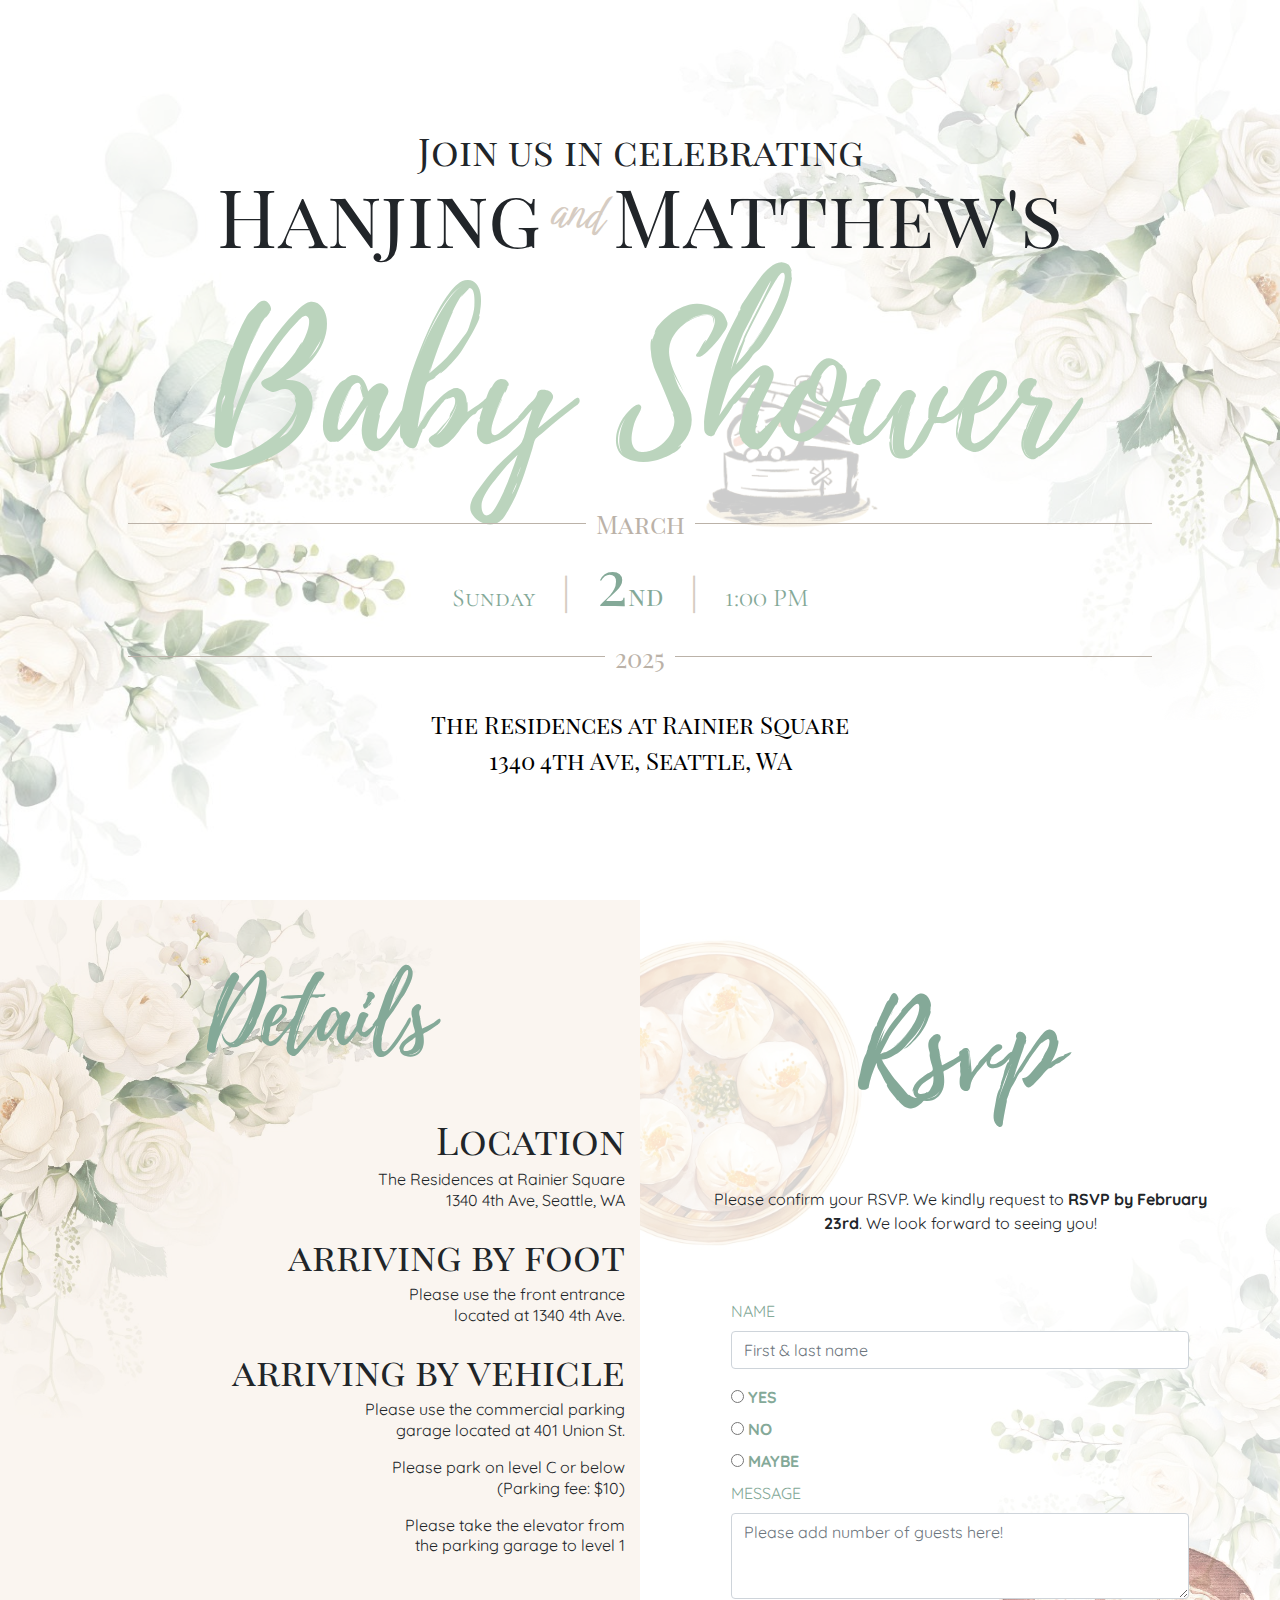
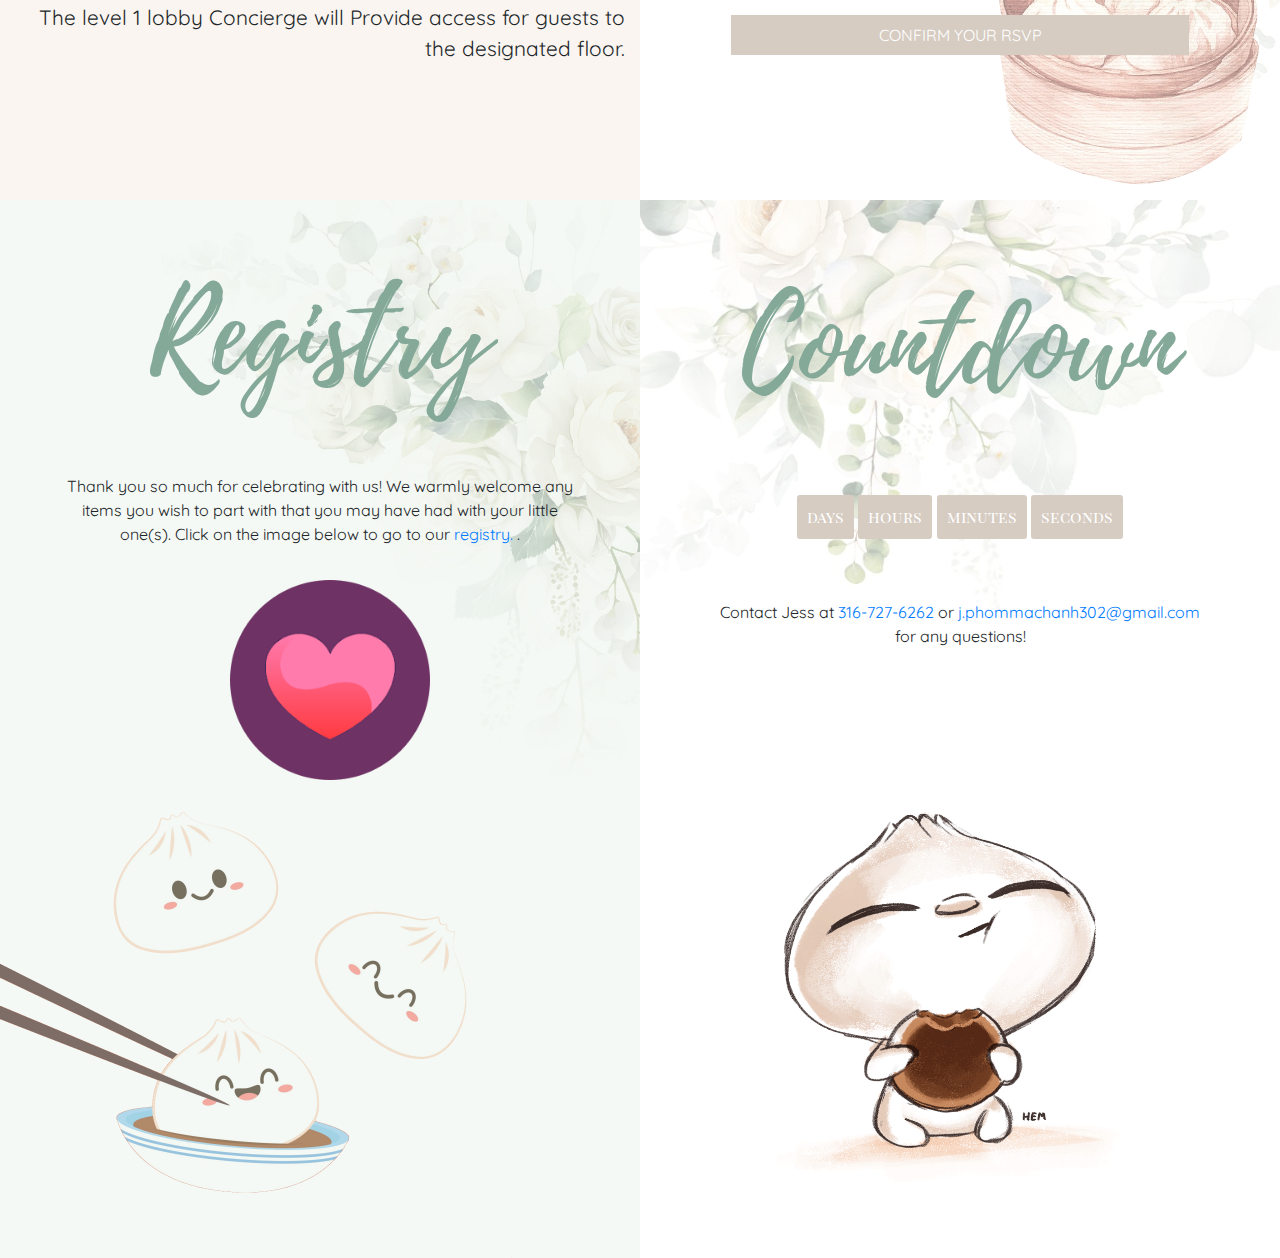
<file: index.html>
<!DOCTYPE html>
<html>
    <head>
        <meta charset="utf-8">
        <meta http-equiv="X-UA-Compatible" content="IE=edge">
        <title>Bao Baby Shower</title>
        <meta name="description" content="Bao Baby Shower">
        <meta name="viewport" content="width=device-width, initial-scale=1">
        <link rel="stylesheet" href="https://cdn.jsdelivr.net/npm/bootstrap@4.3.1/dist/css/bootstrap.min.css" integrity="sha384-ggOyR0iXCbMQv3Xipma34MD+dH/1fQ784/j6cY/iJTQUOhcWr7x9JvoRxT2MZw1T" crossorigin="anonymous">
        <link rel="preconnect" href="https://fonts.googleapis.com">
        <link rel="preconnect" href="https://fonts.gstatic.com" crossorigin>
        <link href="https://fonts.googleapis.com/css2?family=Birthstone+Bounce:wght@400;500&family=Cormorant+SC:wght@300;400;500;600;700&family=Playfair+Display+SC:ital,wght@0,400;0,700;0,900;1,400;1,700;1,900&family=Quicksand:wght@300..700&display=swap" rel="stylesheet">
        
        
        <link rel="stylesheet" href="./style.css">
        <link rel="icon" href="favicon.png" type="image/png">

        <!-- Open Graph Meta Tags -->
        <meta property="og:title" content="You're Invited" />
        <meta property="og:description" content="Join us for our Baby Shower" />
        <meta property="og:image" content="https://baobabyshower.github.io/invitation.png" />
        <meta property="og:url" content="https://baobabyshower.github.io/" />
        <meta property="og:type" content="website" />
        <meta name="twitter:card" content="Baby_shower_invite" />
        <meta name="twitter:title" content="You're Invited" />
        <meta name="twitter:description" content="Join us for our Baby Shower" />
        <meta name="twitter:image" content="https://baobabyshower.github.io/invitation.png" />

    </head>
    <body>
        <div class="home">
            <img class="home_right_flowers" src="./flowers_corner_white.png">
            <img class="home_side_flowers" src="./flowers_side_white.png">
            <img class="home_bao" src="./bao.png">
            <div class="home_join_us playfair">Join us in celebrating</div>
            <div class="home_hanjing playfair">
                <div class="name-wrapper">
                    <span>Hanjing</span>
                    <span class="home_and birthstone">and</span>
                    <span>Matthew's</span>
                </div>
            </div>
            <div class="home_baby_shower playlist">Baby Shower</div>
                <div class="date-container">
                    <div class="top-line">
                    <span class="line"></span>
                    <span class="playfair center-text">March</span>
                    <span class="line"></span>
                    </div>
                    <div class="cormorant_font main-text">
                        <span class="home_day">Sunday</span> 
                        <span class="first_pipe">|</span>
                        <span class="playfair two">2</span> 
                        <span class="playfair nd">nd</span> 
                        <span class="second_pipe">|</span>
                        <span class="home_time">1:00 PM</span>
                    </div>
                    <div class="bottom-line">
                    <span class="line"></span>
                    <span class="playfair center-text">2025</span>
                    <span class="line"></span>
                    </div>
            </div>
            <div class="playfair home_address">
                <a href="https://maps.app.goo.gl/PLchoT38rfnbGpBA6" target="_blank" style="color: black;">
                    <div>The Residences at Rainier Square</div>
                    <div>1340 4th Ave, Seattle, WA</div>
                </a>
            </div>
        </div>
        <div class="container-fluid no-gutters">
            <div class="row">
                <div class="col-12 col-md-6 details">
                    <img class="details_flowers" src="./flowers_corner_white.png">
                    <div class="details_title playlist">Details</div>
                    <div class="details_info quicksand">
                        <div class="details_location playfair">Location</div>
                        <p>The Residences at Rainier Square <br/> 1340 4th Ave, Seattle, WA</p>
                        
                        <div class="details_location playfair">arriving by foot</div>
                        <p>Please use the front entrance <br/> located at 1340 4th Ave.</p>

                        <div class="details_location playfair">arriving by vehicle</div>
                        <p >Please use the commercial parking <br/>
                            garage located at 401 Union St.
                        </p>
                        <p>Please park on level C or below <br/>
                            (Parking fee: $10)</p>
                        <p>Please take the elevator from <br/>
                            the parking garage to level 1</p>

                        <div class="details_all">The level 1 lobby Concierge will Provide access for guests to the designated floor.</div>
                        
                        <!-- <button type="submit" class="button p-2" id="add-to-calendar">ADD EVENT TO CALENDAR</button> -->
                       
                    </div>
                </div>

                <div class="col-12 col-md-6 rsvp">
                    <img class="rsvp_flowers" src="./flowers_side_white.png">
                    <img class="rsvp_bao" src="./rsvp_bao.png">
                    <img class="rsvp_bao_bt" src="./watercolor_bao1.png">
                    <div class="rsvp_title playlist">Rsvp</div>
                    <div class="text-center mt-4 mb-4 quicksand ml-5 mr-5">Please confirm your RSVP. We kindly request to <strong>RSVP by February 23rd</strong>.  We look forward to seeing you! </div>
                    <div class="form quicksand" style="align-self:center;">
                        <form method="POST" action="https://script.google.com/macros/s/AKfycbygaH9tWpfjIiZ2kzweZWc-XlFJA66EiVaGPpaoDJv3-e5A-v03A2iZTCvJbPf9nvX7/exec">
                            <div class="form-group">
                                <label for="Name">Name</label>
                                <input name="Name" type="text" class="form-control" placeholder="First &amp; last name" required>
                            </div>

                                <div>
                                <input type="radio" id="YES" name="Confirm" value="YES">
                                <label class="bold" for="YES">YES</label><br>
                                <input type="radio" id="NO" name="Confirm" value="NO">
                                <label class="bold" for="NO">NO</label><br>
                                <input type="radio" id="MAYBE" name="Confirm" value="MAYBE">
                                <label class="bold" for="MAYBE">MAYBE</label>
                                </div>
                         
        
                            <!-- <div class="form-group">
                                <label for="Email">Email</label>
                                <input name="Email" type="email" class="form-control" placeholder="Email" required>
                            </div>
        
                            <div class="form-group">
                                <label for="Phone">Phone Number <span id="phone_format"></span></label>
                                <input name="Phone" class="form-control" type="tel" id="phone" name="phone" pattern="[0-9]{3}[0-9]{3}[0-9]{4}">
                            </div>
        
                            <div class="form-group">
                                <label for="Guests">Total in Party</label>
                                <select name="Guests" class="form-control" id="guests" class="form-control">
                                    <option value="1">1</option>
                                    <option value="2">2</option>
                                    <option value="3">3</option>
                                    <option value="4">4</option>
                                    <option value="5">5</option>
                                    <option value="6">6</option>
                                </select>
                            </div> -->
                            <div class="form-group">
                                <label for="Message">Message</label>
                                <textarea name="Message" class="form-control" rows="3" placeholder="Please add number of guests here!"></textarea>
                            </div>
                            <button type="submit" class="button w-100 p-2">CONFIRM YOUR RSVP</button>
                        </form>
                    
                    </div>
                </div>
            </div>
            <div class="row">
                <div class="col-12 col-md-6 registry">
                    <img class="registry_baos" src="./bao1.png">
                    <img class="registry_flowers" src="./flowers_corner_white.png">
                    <div class="registry_title playlist">Registry</div>
                    <div class="registry_description text-center mt-4 mb-4 quicksand ml-5 mr-5 quicksand">Thank you so much for celebrating with us! We warmly welcome any items you wish to part with that you may have had with your little one(s). Click on the image below to go to our <a href="https://my.babylist.com/hanjing-zhang" target="_blank">
                        registry.
                    </a> .</div>
                    <a href="https://my.babylist.com/hanjing-zhang" target="_blank">
                        <img class="babylist_img" src="babylist_img.png">
                    </a>
                </div>
                <div class="col-12 col-md-6 countdown">
                    <img class="countdown_flowers" src="./flowers_side_white.png">
                    <div class="countdown_title playlist">Countdown</div>
                    <!-- COUNTDOWN -->
                    <div id="countdown">
                        <div class="d-flex justify-content-center align-items-center clock_all">
                            <div id="clockdiv">
                                <div>
                                    <span class="days" id="day"></span>
                                    <div class="smalltext">days</div>
                                </div>
                                <div>
                    
                                    <span class="hours" id="hour"></span>
                                    <div class="smalltext">hours</div>
                                </div>
                                <div>
                                    <span class="minutes" id="minute"></span>
                                    <div class="smalltext">minutes</div>
                                </div>
                                <div>
                                    <span class="seconds" id="second"></span>
                                    <div class="smalltext">seconds</div>
                                </div>
                            </div>
                        </div>
                        <div class="countdown_description">Contact Jess at <a href="tel:+13167276262">316-727-6262</a> or <a href="mailto:j.phommachanh302@gmail.com">j.phommachanh302@gmail.com</a> for any questions!</div>
                        <img src="./bao_gif.gif" loading="lazy" alt="GIF" style="max-width: 100%; height: auto;">
                    </div>
                </div>
            </div>
        </div>

        <!-- MODAL ON SUCCESS -->
        <div id="responseModal" class="modal" tabindex="-1" role="dialog">
            <div class="modal-dialog" role="document">
                <div class="modal-content">
                    <div class="modal-header">
                    <h5 class="modal-title playfair" id="modalTitle">Thank you for attending</h5>
                    <button type="button" class="close" data-dismiss="modal" aria-label="Close">
                        <span aria-hidden="true">&times;</span>
                    </button>
                    </div>
                    <div class="modal-body quicksand">
                    <p id="modalMessage">Your RSVP has been successfully submitted and we look forward to seeing you on March 2nd 2025!</p>
                    </div>
                    <div class="modal-footer">
                    <button type="button" class="button w-100 p-2" data-dismiss="modal">OK</button>
                    </div>
                </div>
            </div>
        </div>

        <!-- Optional JavaScript -->
        <!-- jQuery first, then Popper.js, then Bootstrap JS -->
        <script src="https://code.jquery.com/jquery-3.3.1.slim.min.js" integrity="sha384-q8i/X+965DzO0rT7abK41JStQIAqVgRVzpbzo5smXKp4YfRvH+8abtTE1Pi6jizo" crossorigin="anonymous"></script>
        <script src="https://cdn.jsdelivr.net/npm/popper.js@1.14.7/dist/umd/popper.min.js" integrity="sha384-UO2eT0CpHqdSJQ6hJty5KVphtPhzWj9WO1clHTMGa3JDZwrnQq4sF86dIHNDz0W1" crossorigin="anonymous"></script>
        <script src="https://cdn.jsdelivr.net/npm/bootstrap@4.3.1/dist/js/bootstrap.min.js" integrity="sha384-JjSmVgyd0p3pXB1rRibZUAYoIIy6OrQ6VrjIEaFf/nJGzIxFDsf4x0xIM+B07jRM" crossorigin="anonymous"></script>

        <!-- MODAL SCRIPT ON SUCCESS -->
        <script>
            document.querySelector('form').addEventListener('submit', async function (event) {
                event.preventDefault(); // Prevent default form submission
            
                const submitButton = event.target.querySelector('button[type="submit"]'); 
                const modalTitle = document.getElementById('modalTitle');
                const modalMessage = document.getElementById('modalMessage');
            
                // Disable the submit button and show a loading message
                    submitButton.disabled = true;
                    modalTitle.textContent = "Submitting...";
                    modalMessage.textContent = "Please wait while we process your RSVP.";
                    $('#responseModal').modal('show');
            
                    try {
                    // Example: Replace with your actual Google Sheets submission URL
                    const formData = new FormData(event.target); 
                    const response = await fetch('https://script.google.com/macros/s/AKfycbygaH9tWpfjIiZ2kzweZWc-XlFJA66EiVaGPpaoDJv3-e5A-v03A2iZTCvJbPf9nvX7/exec', {
                        method: 'POST',
                        body: formData,
                    });
            
                    if (response.ok) { // Check if the response status is 200-299
                        modalTitle.textContent = "Success";
                        modalMessage.textContent = "Your RSVP has been successfully submitted!";
                    } else {
                        modalTitle.textContent = "Error";
                        modalMessage.textContent = "There was an error submitting your RSVP. Please try again.";
                    }
                } catch (error) {
                    modalTitle.textContent = "Error";
                    modalMessage.textContent = "Network error occurred. Please check your connection.";
                } finally {
                    // Re-enable the submit button after the response
                    submitButton.disabled = false;
                }
            
                // Display the modal
                $('#responseModal').modal('show');
            });
        </script>

       

          <!-- LOGIC FOR COUNTDOWN TIMER -->
          <script>
            // Getting formated date from date string
                let deadline = new Date("mar 02, 2025 13:00:00").getTime();

                // Calling defined function at certain interval
                let x = setInterval(function () {
                // Getting current date and time in required format
                let now = new Date().getTime();

                // Calculating difference
                let t = deadline - now;

                // Getting values of days,hours,minutes, seconds
                let days = Math.floor(t / (1000 * 60 * 60 * 24));
                let hours = Math.floor((t % (1000 * 60 * 60 * 24)) / (1000 * 60 * 60));
                let minutes = Math.floor((t % (1000 * 60 * 60)) / (1000 * 60));
                let seconds = Math.floor((t % (1000 * 60)) / 1000);

                // Show the output time
                document.getElementById("day").innerHTML = days;
                document.getElementById("hour").innerHTML = hours;
                document.getElementById("minute").innerHTML = minutes;
                document.getElementById("second").innerHTML = seconds;

                // Show overtime output
                if (t < 0) {
                    clearInterval(x);
                    document.getElementById("demo").innerHTML = "TIME UP";
                    document.getElementById("day").innerHTML = "0";
                    document.getElementById("hour").innerHTML = "0";
                    document.getElementById("minute").innerHTML = "0";
                    document.getElementById("second").innerHTML = "0";
                }
                }, 1000);
        </script>
    </body>
</html>
</file>
<file: style.css>
/***** FONT ******/
@font-face {
    font-family: 'PlaylistScript';
    src: url('./PlaylistScript.otf');
    font-weight: normal;
    font-style: normal;
  }

.playlist {
    font-family: 'PlaylistScript';
}

.playfair {
    font-family: "Playfair Display SC", serif;
    font-weight: 400;
    font-style: normal;
  }

  .quicksand {
    font-family: "Quicksand", serif;
    font-optical-sizing: auto;
    font-weight: 400;
    font-style: normal;
  }
  
  .birthstone {
    font-family: "Birthstone Bounce", serif;
    font-weight: 500;
    font-style: normal;
  }

  .cormorant_font {
    font-family: "Cormorant SC", serif;
    font-weight: 400;
    font-style: normal;
  }
/***** HOME *****/
.home {
    width: 100%;
    min-height: 100vh;
    overflow: hidden;
    justify-content: center; /* Horizontal centering */
    align-items: center; /* Vertical centering */
    text-align: center;
    display: flex;
    flex-direction: column;
}

.home_right_flowers {
    position: absolute;
    top: 0;
    right: 0;
    z-index: -1;
    width: 50%;
    opacity: 0.4;
}

.home_side_flowers {
    position: absolute;
    left: 0;
    bottom: 0;
    z-index: -1;
    width: 35%;
    opacity: 0.4;
}

.home_bao {
    position: absolute;
    z-index: -1;
    opacity: 0.2;
    right: 31%;
    width: 15%;
}

.home_baby_shower {
    color: #bbd4bd;
    text-align: center;
    font-size: clamp(3.5rem, 22vw, 11rem);
    line-height: 0.9;
    margin-top: 5%;
}

.home_join_us {
    font-size: clamp(1.5rem, 3vw, 4rem);
}

.home_hanjing { 
    font-size: clamp(1.5rem, 10vw, 5rem);
    line-height: 0.9;
}

.name-wrapper {
    display: flex;
    justify-content: center; /* Center all content */
    align-items: center;     /* Align items vertically */
    flex-wrap: wrap;         /* Wrap items on small screens */
}

.home_and {
    position: static;        /* Remove absolute positioning */
    color: #d6ccc2;
    font-size: clamp(1.5rem, 5vw, 3rem);
    margin: 0 0.5rem;        /* Adjust spacing if needed */
}

.date-container {
    text-align: center;
    margin: 20px;
    width: 80%;
  }
  
  .top-line,
  .bottom-line {
    display: flex;
    align-items: center;
    justify-content: center;
    margin: 10px 0;
    color: #bbb2a8;
  }
  
.line {
    flex: 1;
    height: 1px;
    background-color: #bbb2a8
  }
  
  .center-text {
    margin: 0 10px; /* Space around the centered text */
    font-size: clamp(1.2rem, 2vw, 3rem);
  }
  
  .main-text {
    font-size: clamp(1.5rem, 2vw, 5rem);
    margin: 10px 0;
    margin-top: -2%;
    margin-left: -2%;
    color: #84a998;
  }

  .two {
    font-size: 4rem;
  }
  
  .first_pipe, .second_pipe {
    font-size: 3rem;
    padding: 0 2%;
    color: #d6ccc2;
  }

  .nd {
    margin-left: -6px;
  }

  .home_address {
    font-size: clamp(1.2rem, 2vw, 1.5rem)
  }


  /***** DETAILS *****/
  .details {
    width: 100%;
    min-height: 100vh;
    overflow: hidden;
    justify-content: center; /* Horizontal centering */
    align-items: center; /* Vertical centering */
    text-align: center;
    /* display: flex; */
    /* flex-direction: column; */
    background-color: rgba(246, 236, 225, 0.5);
  }

  .details_flowers {
    top: 0;
    left: 0;
    transform: scaleX(-1);
    width: 72%;
    position: absolute;
    z-index: -1;
  }

  .details_title {
    color:#84a998;
    margin: 50px 0 27px 0;
    font-size: clamp(4rem, 7vw, 6rem);
  }

  .details_location {
    font-size: clamp(1.5rem, 3vw, 3rem);
  }

  .details_info {
    text-align: right;
  }

  .details_info p {
    letter-spacing: 90;
    line-height: 1.3;
  }

  .details_all {
    font-size: clamp(1.2rem, 2vw, 1.3rem);
    padding: 30px 0 27px 0;
  }

/***** RSVP *****/
.rsvp {
    width: 100%;
    min-height: 100vh;
    overflow: hidden;
    justify-content: center; /* Horizontal centering */
    align-items: center; /* Vertical centering */
    text-align: center;
    display: flex;
    flex-direction: column;
}


.rsvp_title {
    color:#84a998;
    margin: 50px 0 27px 0;
    font-size: clamp(5rem, 9vw, 8rem);
  }

  .rsvp_flowers {
    position: absolute;
    transform: scale(-1);
    z-index: -2;
    width: 50%;
    right: 0;
    opacity: 0.2;
    bottom: 0;
  }

  .bold {
    font-weight: 900;
  }

  .rsvp_bao {
    position: absolute;
    width: 49%;
    z-index: -1;
    top: 4%;
    left: -14%;
    opacity: 0.2;
}

    .rsvp_bao_bt {
        position: absolute;
        z-index: -1;
        bottom: 0;
        right: 0;
        width: 50%;
        opacity: 0.5;
    }

   /***** RSVP FORM PORTRAIT ****/
   #RSVP_form {
    /* height: 130vh;  */
    width: 100%; 
    text-align: left;
    display: flex; 
    flex-direction: column; 
    align-items: left;
    padding-bottom: 20px; 
    box-sizing: border-box; 
    position: relative; 
    opacity: 0;
    transform: translateY(20px);
    transition: opacity 2s ease-out, transform 2s ease-out; /* Ensures smooth fade */
}

.form {
  text-transform: uppercase;
    width: 75%;
    text-align: left;
    color: #84a998;
    margin: 40px;
}

.button {
    background-color: #d6ccc2;
    color: white;
    border: none;
    margin-bottom: 20%;
}

.button:hover {
    background-color: #F5EBE0;
}


/****** SUCCESS SCREEN MODAL ON FORM SUBMIT *****/
#modalTitle {
    font-size: 2rem; 
    text-transform: uppercase;
}
#modalMessage {
    text-align: center;
}

/***** REGISTRY *****/
.registry {
    width: 100%;
    min-height: 100vh;
    overflow: hidden;
    /* justify-content: center; Horizontal centering */
    align-items: center; /* Vertical centering */
    text-align: center;
    display: flex;
    flex-direction: column;
    background-color: rgba(229, 240, 229, 0.4);
}

.registry_title {
    color:#84a998;
    margin: 50px 0 27px 0;
    font-size: clamp(5rem, 9vw, 8rem);
}

.registry_baos {
    position: absolute;
    bottom: 0;
    left: 0;
    z-index: -1;
    width: 80%;
}

.registry_flowers {
    position: absolute;
    width: 80%;
    top: 0;
    z-index: -1;
    right: 0;
    opacity: 0.4;
}
.babylist_img {
    width: 200px;
    margin: 5%;
  }
  

/***** COUNTDOWN *****/
.countdown {
    width: 100%;
    min-height: 100vh;
    overflow: hidden;
    justify-content: center; /* Horizontal centering */
    align-items: center; /* Vertical centering */
    text-align: center;
    display: flex;
    flex-direction: column;
}

.countdown_title {
    color:#84a998;
    margin: 50px 0 27px 0;
    font-size: clamp(5rem, 9vw, 8rem);
}

.countdown_bcg {
    position: absolute;
    z-index: 1;
    width: 100%;
    bottom: -7%;
    opacity: 0.8;
}

.clock_all {
  position: relative;
  z-index: 10;
}

.countdown_description {
    margin-left: 10%;
    margin-right: 10%;
    position: relative;
    z-index: 10;
    font-family: "Quicksand", serif;
    font-weight: 400;
    font-style: normal;
    padding-top: 10%;
  }
  
  #clockdiv>div {
      padding: 10px;
      border-radius: 3px;
      display: inline-block;
      background-color: #d6ccc2;
  }
  
  #clockdiv div>span {
      font-size: 2.5rem;
      font-family: "Quicksand", serif;
      font-optical-sizing: auto;
      font-weight: 400;
      font-style: normal;
      color:white;
      font-display: swap;
  }
  
  /* Style for visible text */
  .smalltext {
      font-family: "Playfair Display SC", serif;
      font-weight: 300;
      font-style: normal;
      font-display: swap; 
      color: white;
  }
  
  .countdown_title {
      width: 90%;
      margin-bottom: 10%;
      margin-top: 10%;
  }
  
  .countdown_img {
    margin-top: 100px;
    width: 250px;
  }
  
  .bottom {
    position: absolute;
    bottom: 0;
  }
  
  .countdown_flowers {
    position: absolute;
    width: 70%;
    z-index: -1;
    top: -20%;
    rotate: 90deg;
    opacity: 0.3;
  }

  img {
    border: none !important;
    content: normal !important;
  }

  /***** MOBILE PORTRAIT *******/
  @media only screen and (max-width: 480px) and (orientation: portrait) {
    /*** HOME ***/
    .home_side_flowers {
        width: 60vw;
    }
    
    .home_right_flowers {
        width: 95vw;
    }

    .home {
        margin-top: -20%;
        margin-bottom: 20%;
    }

    .date-container {
        position: absolute;
        width: 100%;
        background-color: rgba(255, 255, 255, 0.7);
        bottom: 10%;
    }

    .home_address {
        position: absolute; /* Anchor to the bottom of .home */
        bottom: 0; 
        right: 0;  /* Aligns to the right side */
        padding: 10px; /* Optional padding for spacing */
        text-align: right;
        width: 100%; /* Optional: makes it stretch full width */
        background-color: rgba(255, 255, 255, 0.7); /* Optional: adds contrast if needed */
    }


    .home_bao {
        position: absolute;
        z-index: -1;
        opacity: 0.5;
        right: 19%;
        bottom: 31%;
        width: 37%;
    }

    /** RSVP **/
    .rsvp_flowers {
        width: 80%;
    }

    /**** REGISTRY ****/
    .babylist_img {
        width: 150px;
      }

      /***** PHOTOS ****/
      iframe {
        height: 480px;
        width:640px;
      }

  }

  @media only screen and (max-width: 683px) {
    /*** HOME ***/
    .home_and {
        transform: translate(-309%, 81%);
    }

    .main-text {
        margin-top: -6%;
      }
  }



  /***** GALLERY *****/
.photo_section {
  width: 100%;
  min-height: 100vh;
}

.gallery {
  display: flex;
  flex-wrap: wrap;
  gap: 10px;
  justify-content: center;
}

.gallery img {
   width: 300px; /* Thumbnail size */
    height: 250px; /* Adjust as needed */
    object-fit: cover;
    cursor: pointer;
    border-radius: 8px;
    transition: transform 0.3s;
    
}

.gallery img:hover {
  transform: scale(1.1);
}

/* Modal Styles */
.modal_images {
  display: none;
  position: fixed;
  top: 0;
  left: 0;
  width: 100%;
  height: 100%;
  background-color: rgba(0, 0, 0, 0.5);
  justify-content: center;
  align-items: center;
}

.modal_images img {
  max-width: 90%;
  max-height: 90%;
  border-radius: 10px;
}

.modal_images:target {
  display: flex;
}
.modal {
  display: none;
  position: fixed;
  top: 0;
  left: 0;
  width: 100%;
  height: 100%;
  background-color: rgba(0, 0, 0, 0.459);
  flex-direction: column;
  align-items: center;
  justify-content: center;
  z-index: 1000;
}

iframe {
  height: 80%;
  width: 80%;
}

.modal_header {
  display: flex;
  justify-content: space-between;
  width: 100%;
  padding: 10px 20px;
  position: absolute;
  top: 50%;
  z-index: 1100;
}

.modal-nav {
  background-color: rgba(255,255,255,0.5);
  border: none;
  font-size: 1.5rem;
  padding: 8px 16px;
  cursor: pointer;
  border-radius: 8px;
  transition: background-color 0.3s;
}

.modal-nav:hover {
  background-color: rgba(255,255,255,1);
}
</file>
